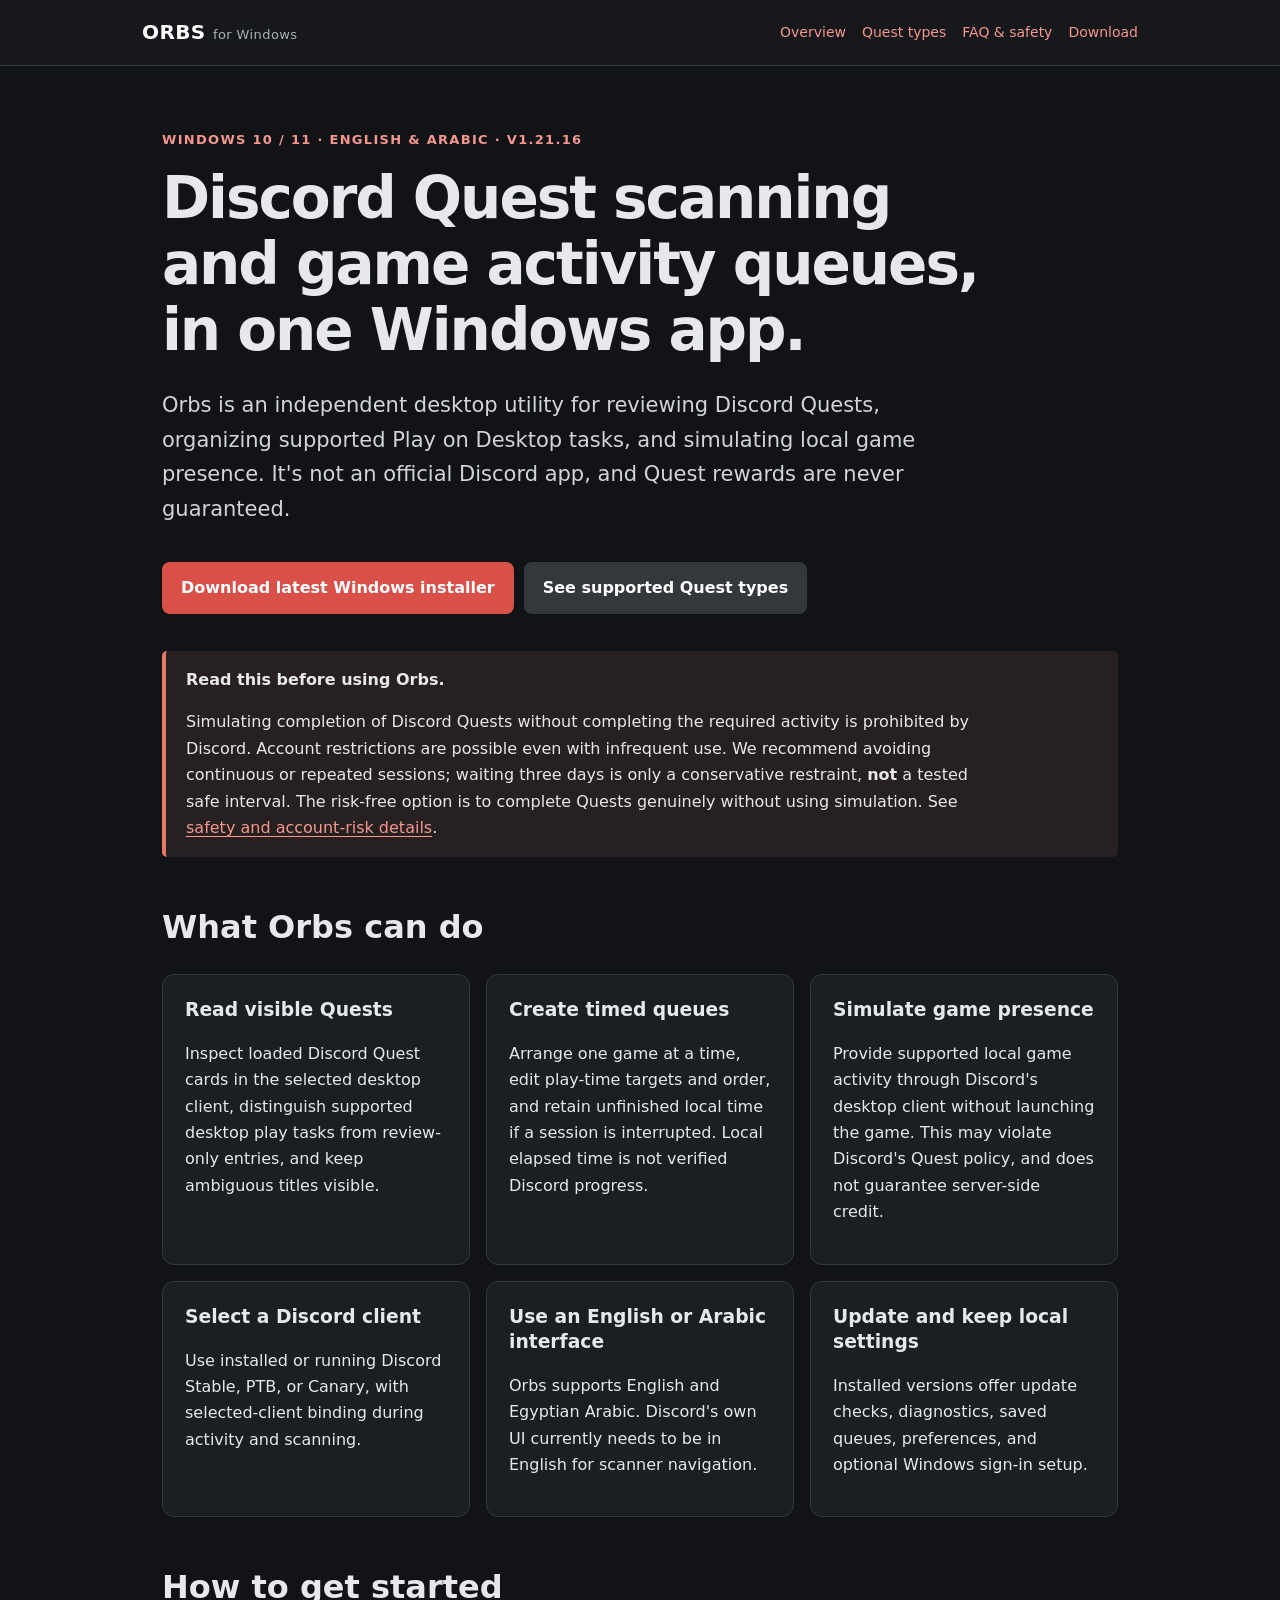
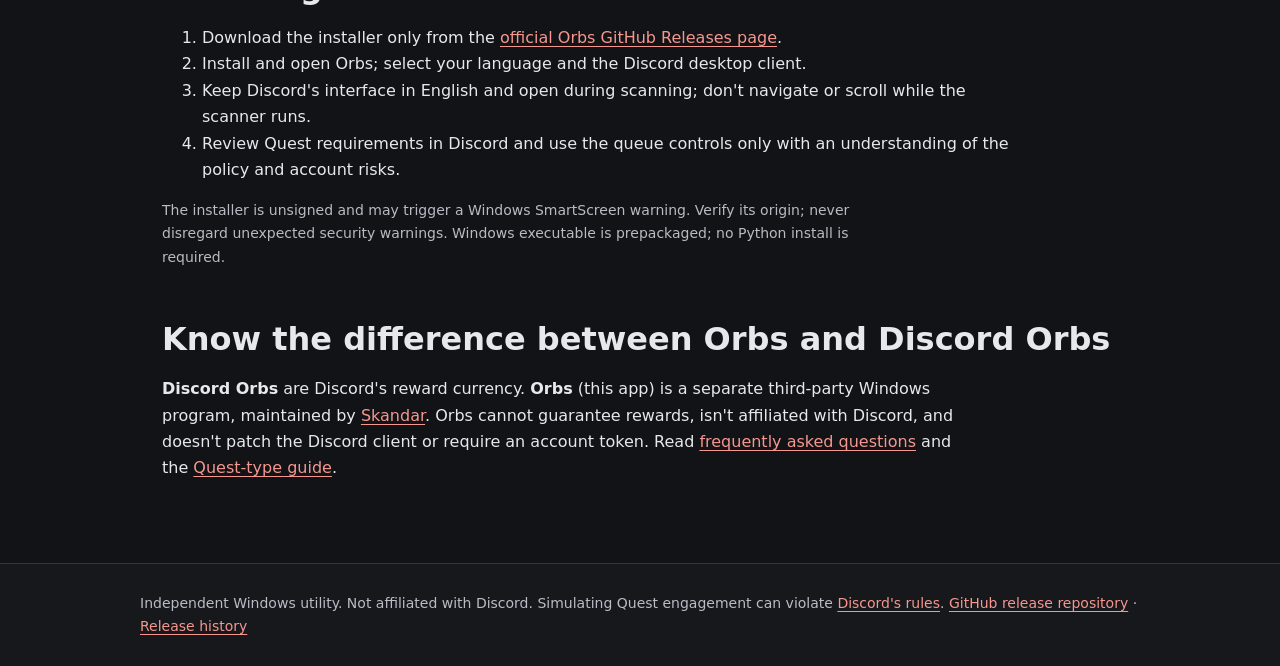
<file: docs/index.html>
<!doctype html>
<html lang="en"><head><meta charset="utf-8"><meta name="viewport" content="width=device-width, initial-scale=1">
<title>Orbs — Discord Quest Scanner & Game Activity Simulator for Windows</title>
<meta name="description" content="Discover the Orbs Windows desktop app: review Discord Quests, organize timed game queues and simulate supported game presence. Download, features and account-risk notes."><meta name="robots" content="index,follow,max-image-preview:large">
<link rel="canonical" href="https://jpeg111.github.io/orbs-release/"><meta property="og:type" content="website"><meta property="og:site_name" content="Orbs for Windows"><meta property="og:title" content="Orbs — Discord Quest Scanner & Game Activity Simulator for Windows"><meta property="og:description" content="Discover the Orbs Windows desktop app: review Discord Quests, organize timed game queues and simulate supported game presence. Download, features and account-risk notes."><meta property="og:url" content="https://jpeg111.github.io/orbs-release/"><meta name="twitter:card" content="summary">
<link rel="stylesheet" href="site.css"><script type="application/ld+json">{"@context":"https://schema.org","@type":"SoftwareApplication","@id":"https://jpeg111.github.io/orbs-release/#app","name":"Orbs","alternateName":"Orbs Discord Quest Scanner","description":"Independent Windows desktop tool for scanning visible Discord Quests, organizing supported desktop play tasks and simulating selected game activity. Discord Quest progress and account safety are not guaranteed.","applicationCategory":"UtilitiesApplication","operatingSystem":"Windows 10, Windows 11","softwareVersion":"1.21.16","url":"https://jpeg111.github.io/orbs-release/","downloadUrl":"https://github.com/JPEG111/orbs-release/releases/latest","softwareHelp":"https://jpeg111.github.io/orbs-release/faq.html","publisher":{"@type":"Person","name":"Skandar","url":"https://github.com/JPEG111"}}</script></head><body><header><nav aria-label="Main"><strong>ORBS <span class="muted" style="font-size:13px;font-weight:400">for Windows</span></strong><div class="links"><a href="./" aria-current="page">Overview</a><a href="discord-quests.html" >Quest types</a><a href="faq.html" >FAQ &amp; safety</a><a href="https://github.com/JPEG111/orbs-release/releases/latest">Download</a></div></nav></header><main>
<p class="eyebrow">Windows 10 / 11 · English &amp; Arabic · v1.21.16</p>
<h1>Discord Quest scanning and game activity queues, in one Windows app.</h1>
<p class="lead">Orbs is an independent desktop utility for reviewing Discord Quests, organizing supported Play on Desktop tasks, and simulating local game presence. It's not an official Discord app, and Quest rewards are never guaranteed.</p>
<a class="btn" href="https://github.com/JPEG111/orbs-release/releases/latest">Download latest Windows installer</a><a class="btn secondary" href="discord-quests.html">See supported Quest types</a>
<div class="alert" role="note"><strong>Read this before using Orbs.</strong><p>Simulating completion of Discord Quests without completing the required activity is prohibited by Discord. Account restrictions are possible even with infrequent use. We recommend avoiding continuous or repeated sessions; waiting three days is only a conservative restraint, <strong>not</strong> a tested safe interval. The risk-free option is to complete Quests genuinely without using simulation. See <a href="faq.html#safety">safety and account-risk details</a>.</p></div>
<h2>What Orbs can do</h2><div class="grid">
<article class="tile"><h3>Read visible Quests</h3><p>Inspect loaded Discord Quest cards in the selected desktop client, distinguish supported desktop play tasks from review-only entries, and keep ambiguous titles visible.</p></article>
<article class="tile"><h3>Create timed queues</h3><p>Arrange one game at a time, edit play-time targets and order, and retain unfinished local time if a session is interrupted. Local elapsed time is not verified Discord progress.</p></article>
<article class="tile"><h3>Simulate game presence</h3><p>Provide supported local game activity through Discord's desktop client without launching the game. This may violate Discord's Quest policy, and does not guarantee server-side credit.</p></article>
<article class="tile"><h3>Select a Discord client</h3><p>Use installed or running Discord Stable, PTB, or Canary, with selected-client binding during activity and scanning.</p></article>
<article class="tile"><h3>Use an English or Arabic interface</h3><p>Orbs supports English and Egyptian Arabic. Discord's own UI currently needs to be in English for scanner navigation.</p></article>
<article class="tile"><h3>Update and keep local settings</h3><p>Installed versions offer update checks, diagnostics, saved queues, preferences, and optional Windows sign-in setup.</p></article></div>
<h2>How to get started</h2><ol><li>Download the installer only from the <a href="https://github.com/JPEG111/orbs-release/releases/latest">official Orbs GitHub Releases page</a>.</li><li>Install and open Orbs; select your language and the Discord desktop client.</li><li>Keep Discord's interface in English and open during scanning; don't navigate or scroll while the scanner runs.</li><li>Review Quest requirements in Discord and use the queue controls only with an understanding of the policy and account risks.</li></ol>
<p class="fineprint">The installer is unsigned and may trigger a Windows SmartScreen warning. Verify its origin; never disregard unexpected security warnings. Windows executable is prepackaged; no Python install is required.</p>
<h2>Know the difference between Orbs and Discord Orbs</h2><p><strong>Discord Orbs</strong> are Discord's reward currency. <strong>Orbs</strong> (this app) is a separate third-party Windows program, maintained by <a href="https://github.com/JPEG111">Skandar</a>. Orbs cannot guarantee rewards, isn't affiliated with Discord, and doesn't patch the Discord client or require an account token. Read <a href="faq.html">frequently asked questions</a> and the <a href="discord-quests.html">Quest-type guide</a>.</p></main><footer>Independent Windows utility. Not affiliated with Discord. Simulating Quest engagement can violate <a href="https://discord.com/safety/platform-manipulation-policy-explainer">Discord's rules</a>. <a href="https://github.com/JPEG111/orbs-release">GitHub release repository</a> · <a href="https://github.com/JPEG111/orbs-release/releases">Release history</a></footer></body></html>
</file>
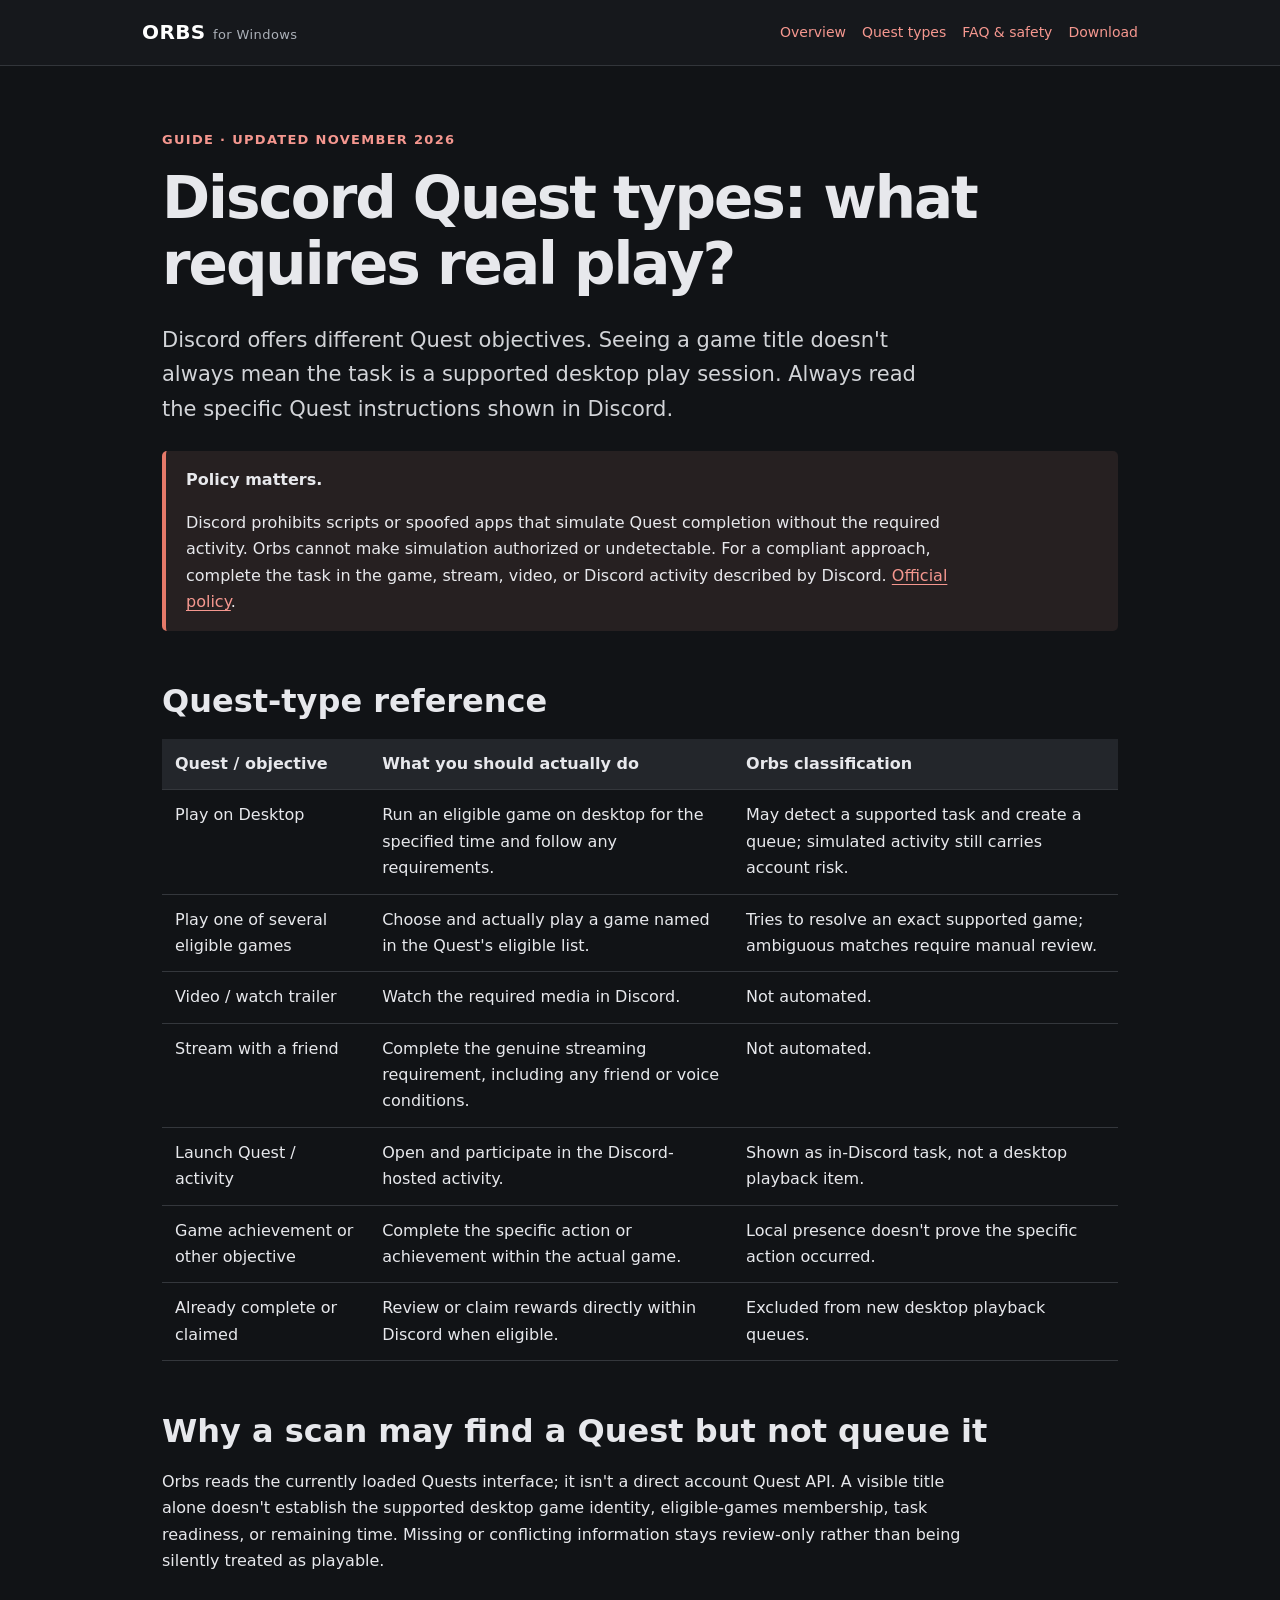
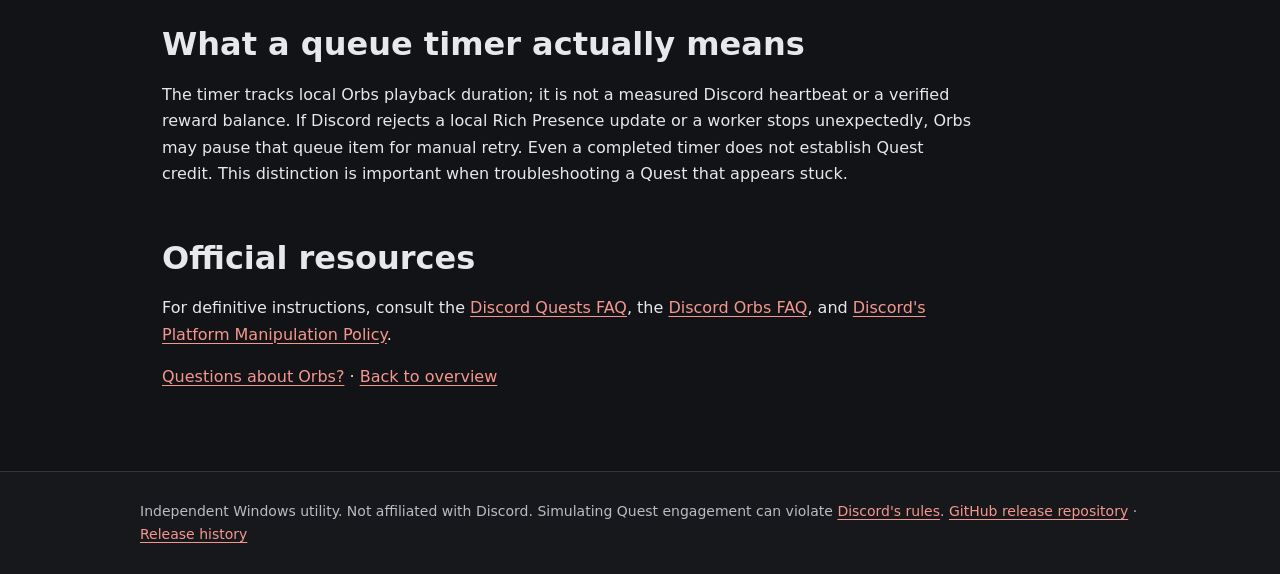
<file: docs/discord-quests.html>
<!doctype html>
<html lang="en"><head><meta charset="utf-8"><meta name="viewport" content="width=device-width, initial-scale=1">
<title>Discord Quest Types Explained — Play on Desktop, Video, Stream & Activities | Orbs</title>
<meta name="description" content="Learn which Discord Quests require desktop play, video watching, streaming or activities, and what the Orbs Windows scanner can and cannot handle."><meta name="robots" content="index,follow,max-image-preview:large">
<link rel="canonical" href="https://jpeg111.github.io/orbs-release/discord-quests.html"><meta property="og:type" content="website"><meta property="og:site_name" content="Orbs for Windows"><meta property="og:title" content="Discord Quest Types Explained — Play on Desktop, Video, Stream & Activities | Orbs"><meta property="og:description" content="Learn which Discord Quests require desktop play, video watching, streaming or activities, and what the Orbs Windows scanner can and cannot handle."><meta property="og:url" content="https://jpeg111.github.io/orbs-release/discord-quests.html"><meta name="twitter:card" content="summary">
<link rel="stylesheet" href="site.css"></head><body><header><nav aria-label="Main"><strong>ORBS <span class="muted" style="font-size:13px;font-weight:400">for Windows</span></strong><div class="links"><a href="./" >Overview</a><a href="discord-quests.html" aria-current="page">Quest types</a><a href="faq.html" >FAQ &amp; safety</a><a href="https://github.com/JPEG111/orbs-release/releases/latest">Download</a></div></nav></header><main>
<p class="eyebrow">Guide · Updated November 2026</p><h1>Discord Quest types: what requires real play?</h1>
<p class="lead">Discord offers different Quest objectives. Seeing a game title doesn't always mean the task is a supported desktop play session. Always read the specific Quest instructions shown in Discord.</p>
<div class="alert"><strong>Policy matters.</strong><p>Discord prohibits scripts or spoofed apps that simulate Quest completion without the required activity. Orbs cannot make simulation authorized or undetectable. For a compliant approach, complete the task in the game, stream, video, or Discord activity described by Discord. <a href="https://discord.com/safety/platform-manipulation-policy-explainer">Official policy</a>.</p></div>
<h2>Quest-type reference</h2><div class="tbl"><table><thead><tr><th>Quest / objective</th><th>What you should actually do</th><th>Orbs classification</th></tr></thead><tbody>
<tr><td>Play on Desktop</td><td>Run an eligible game on desktop for the specified time and follow any requirements.</td><td>May detect a supported task and create a queue; simulated activity still carries account risk.</td></tr>
<tr><td>Play one of several eligible games</td><td>Choose and actually play a game named in the Quest's eligible list.</td><td>Tries to resolve an exact supported game; ambiguous matches require manual review.</td></tr>
<tr><td>Video / watch trailer</td><td>Watch the required media in Discord.</td><td>Not automated.</td></tr>
<tr><td>Stream with a friend</td><td>Complete the genuine streaming requirement, including any friend or voice conditions.</td><td>Not automated.</td></tr>
<tr><td>Launch Quest / activity</td><td>Open and participate in the Discord-hosted activity.</td><td>Shown as in-Discord task, not a desktop playback item.</td></tr>
<tr><td>Game achievement or other objective</td><td>Complete the specific action or achievement within the actual game.</td><td>Local presence doesn't prove the specific action occurred.</td></tr>
<tr><td>Already complete or claimed</td><td>Review or claim rewards directly within Discord when eligible.</td><td>Excluded from new desktop playback queues.</td></tr>
</tbody></table></div>
<h2>Why a scan may find a Quest but not queue it</h2><p>Orbs reads the currently loaded Quests interface; it isn't a direct account Quest API. A visible title alone doesn't establish the supported desktop game identity, eligible-games membership, task readiness, or remaining time. Missing or conflicting information stays review-only rather than being silently treated as playable.</p>
<h2>What a queue timer actually means</h2><p>The timer tracks local Orbs playback duration; it is not a measured Discord heartbeat or a verified reward balance. If Discord rejects a local Rich Presence update or a worker stops unexpectedly, Orbs may pause that queue item for manual retry. Even a completed timer does not establish Quest credit. This distinction is important when troubleshooting a Quest that appears stuck.</p>
<h2>Official resources</h2><p>For definitive instructions, consult the <a href="https://support.discord.com/hc/en-us/articles/22225719947543-Discord-Quests-FAQ">Discord Quests FAQ</a>, the <a href="https://support.discord.com/hc/en-us/articles/30593690165783-Discord-Orbs-FAQ">Discord Orbs FAQ</a>, and <a href="https://discord.com/safety/platform-manipulation-policy-explainer">Discord's Platform Manipulation Policy</a>.</p>
<p><a href="faq.html">Questions about Orbs?</a> · <a href="./">Back to overview</a></p></main><footer>Independent Windows utility. Not affiliated with Discord. Simulating Quest engagement can violate <a href="https://discord.com/safety/platform-manipulation-policy-explainer">Discord's rules</a>. <a href="https://github.com/JPEG111/orbs-release">GitHub release repository</a> · <a href="https://github.com/JPEG111/orbs-release/releases">Release history</a></footer></body></html>
</file>
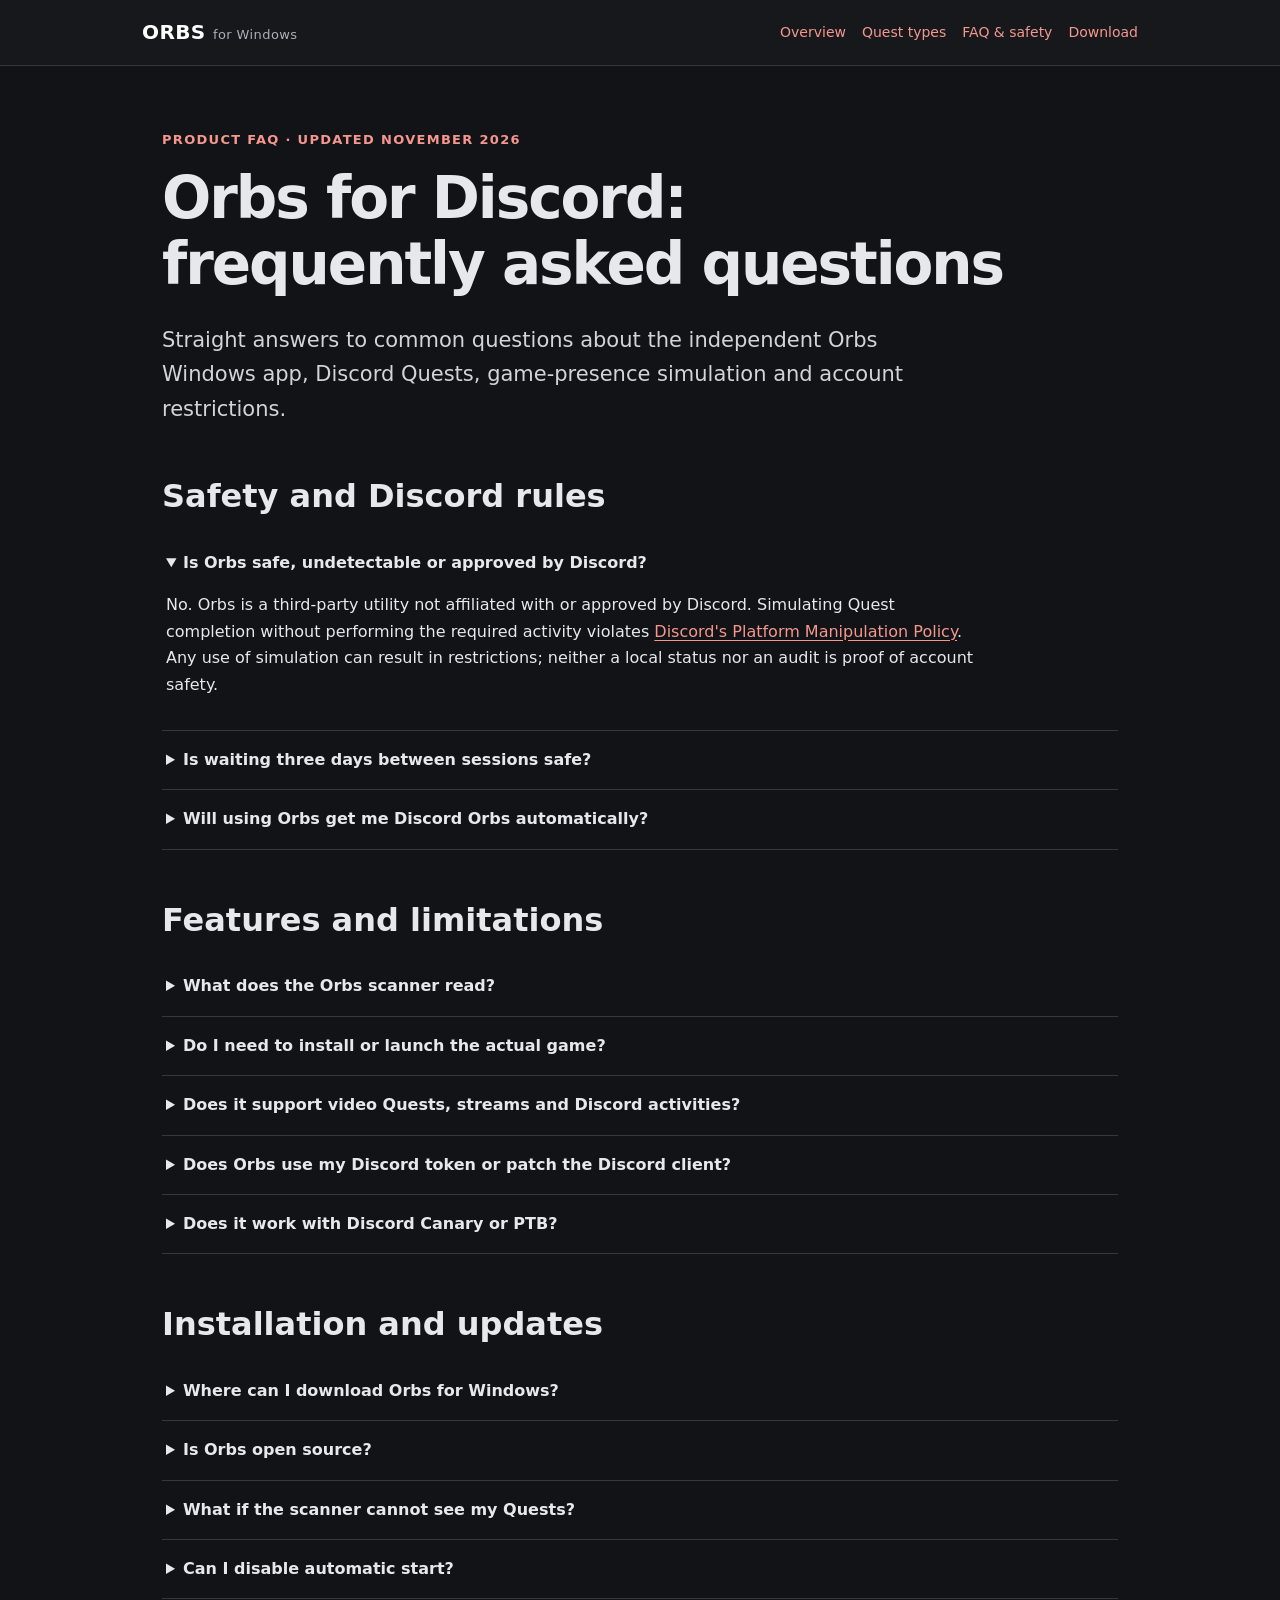
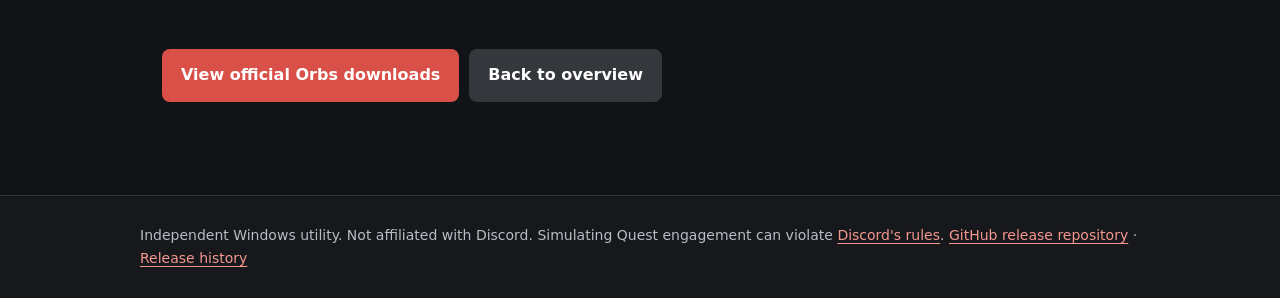
<file: docs/faq.html>
<!doctype html>
<html lang="en"><head><meta charset="utf-8"><meta name="viewport" content="width=device-width, initial-scale=1">
<title>Orbs Discord Quest Tool FAQ — Safety, Windows Download & Supported Games</title>
<meta name="description" content="Frequently asked questions about the Orbs Discord Quest scanner for Windows, account risks, Rich Presence simulation, supported Quest types, installation and updates."><meta name="robots" content="index,follow,max-image-preview:large">
<link rel="canonical" href="https://jpeg111.github.io/orbs-release/faq.html"><meta property="og:type" content="website"><meta property="og:site_name" content="Orbs for Windows"><meta property="og:title" content="Orbs Discord Quest Tool FAQ — Safety, Windows Download & Supported Games"><meta property="og:description" content="Frequently asked questions about the Orbs Discord Quest scanner for Windows, account risks, Rich Presence simulation, supported Quest types, installation and updates."><meta property="og:url" content="https://jpeg111.github.io/orbs-release/faq.html"><meta name="twitter:card" content="summary">
<link rel="stylesheet" href="site.css"></head><body><header><nav aria-label="Main"><strong>ORBS <span class="muted" style="font-size:13px;font-weight:400">for Windows</span></strong><div class="links"><a href="./" >Overview</a><a href="discord-quests.html" >Quest types</a><a href="faq.html" aria-current="page">FAQ &amp; safety</a><a href="https://github.com/JPEG111/orbs-release/releases/latest">Download</a></div></nav></header><main>
<p class="eyebrow">Product FAQ · Updated November 2026</p><h1>Orbs for Discord: frequently asked questions</h1>
<p class="lead">Straight answers to common questions about the independent Orbs Windows app, Discord Quests, game-presence simulation and account restrictions.</p>
<h2 id="safety">Safety and Discord rules</h2>
<details open><summary>Is Orbs safe, undetectable or approved by Discord?</summary><p>No. Orbs is a third-party utility not affiliated with or approved by Discord. Simulating Quest completion without performing the required activity violates <a href="https://discord.com/safety/platform-manipulation-policy-explainer">Discord's Platform Manipulation Policy</a>. Any use of simulation can result in restrictions; neither a local status nor an audit is proof of account safety.</p></details>
<details><summary>Is waiting three days between sessions safe?</summary><p>There is no verified safe frequency. The project's recommendation not to run continuously and to leave at least three days between optional sessions is only a conservative restraint; it cannot prevent detection or penalties. The safe way to avoid simulation-related account risk is to complete Quests genuinely.</p></details>
<details><summary>Will using Orbs get me Discord Orbs automatically?</summary><p>No guarantee. Discord Orbs are Discord's own reward currency, distinct from the Orbs app. Discord alone decides eligibility, actual Quest progress and rewards. Orbs' local simulated activity, timer and estimated statistics do not establish server-side credit.</p></details>
<h2>Features and limitations</h2>
<details><summary>What does the Orbs scanner read?</summary><p>It navigates the chosen desktop Discord client's visible Quests interface through Windows accessibility and reads loaded Quest cards. Unsupported, ambiguous, interactive and completed entries can be excluded from the playable desktop queue.</p></details>
<details><summary>Do I need to install or launch the actual game?</summary><p>Orbs' optional simulator aims to present local supported game presence without launching the game. This is distinct from actually playing and can violate Discord policy. For Quest compliance, launch the eligible real game and perform the activity required by the Quest.</p></details>
<details><summary>Does it support video Quests, streams and Discord activities?</summary><p>No. Videos, streams and in-Discord activities are not automatically completed. Some Quest objectives require specific genuine game or account actions. See the <a href="discord-quests.html">Quest type guide</a>.</p></details>
<details><summary>Does Orbs use my Discord token or patch the Discord client?</summary><p>The desktop app doesn't require an account token and doesn't patch Discord itself. Its local presence mechanism doesn't make simulated Quest engagement authorized by Discord.</p></details>
<details><summary>Does it work with Discord Canary or PTB?</summary><p>It can select installed or running Discord Stable, PTB or Canary. Supported UI layouts and Quest detection can change with client updates.</p></details>
<h2>Installation and updates</h2>
<details><summary>Where can I download Orbs for Windows?</summary><p>Get the installer from <a href="https://github.com/JPEG111/orbs-release/releases/latest">JPEG111/orbs-release on GitHub</a>, the project's designated public download page. The released Windows app doesn't require Python. The installer is unsigned, so assess any SmartScreen warning carefully.</p></details>
<details><summary>Is Orbs open source?</summary><p>No open-source claim is made. The public GitHub repository provides download information and documentation; the full source code is kept privately by the maintainer.</p></details>
<details><summary>What if the scanner cannot see my Quests?</summary><p>Keep the chosen Discord desktop client running, set its UI language to English, and avoid navigating or scrolling during the scan. Discord changes can still break compatibility. Review diagnostics through Orbs Settings and confirm Quest progress in Discord itself.</p></details>
<details><summary>Can I disable automatic start?</summary><p>Yes. Automatic mode is opt-in and may run a fresh scan at Windows sign-in if enabled. Disable it in Settings if you don't want repeated automated activity. One-click scan and start can also be disabled for scan-only control.</p></details>
<p style="margin-top:36px"><a class="btn" href="https://github.com/JPEG111/orbs-release/releases/latest">View official Orbs downloads</a><a class="btn secondary" href="./">Back to overview</a></p></main><footer>Independent Windows utility. Not affiliated with Discord. Simulating Quest engagement can violate <a href="https://discord.com/safety/platform-manipulation-policy-explainer">Discord's rules</a>. <a href="https://github.com/JPEG111/orbs-release">GitHub release repository</a> · <a href="https://github.com/JPEG111/orbs-release/releases">Release history</a></footer></body></html>
</file>
<file: docs/site.css>
:root{color-scheme:dark;font-family:system-ui,-apple-system,"Segoe UI",sans-serif;background:#111316;color:#e7e8ec;line-height:1.65}*{box-sizing:border-box}body{margin:0}a{color:#f5978f;text-underline-offset:3px}a:hover{color:#ffbbb5}header{border-bottom:1px solid #32353a;background:#16181c}nav{max-width:1040px;margin:auto;padding:16px 22px;display:flex;align-items:center;justify-content:space-between;gap:18px;flex-wrap:wrap}nav strong{font-size:20px;letter-spacing:.02em;color:#fff}nav .links{display:flex;gap:16px;flex-wrap:wrap}nav a{font-size:14px;text-decoration:none}main{max-width:1000px;padding:50px 22px 65px;margin:auto}.eyebrow{color:#f5978f;font-weight:700;font-size:13px;letter-spacing:.1em;text-transform:uppercase}h1{max-width:860px;line-height:1.13;font-size:clamp(34px,6vw,58px);letter-spacing:-.035em;margin:16px 0 25px}h2{font-size:clamp(25px,3vw,32px);line-height:1.3;margin:50px 0 16px}h3{line-height:1.35}p,li{max-width:80ch}p.lead{font-size:21px;color:#d2d4d8;max-width:780px}small,.muted{color:#abb0b8}.btn{display:inline-block;background:#d95049;color:#fff;font-weight:700;text-decoration:none;border-radius:8px;padding:13px 19px;margin:14px 10px 12px 0}.btn:hover{background:#bc3f3b;color:white}.btn.secondary{background:#34373c}.grid{display:grid;grid-template-columns:repeat(auto-fit,minmax(245px,1fr));gap:16px;margin:25px 0}.tile{background:#1b1e22;border:1px solid #34373c;padding:22px;border-radius:12px}.tile h3{margin-top:0}.alert{border-left:4px solid #e57969;background:#262021;padding:16px 20px;border-radius:5px;margin:25px 0}.alert p:last-child{margin-bottom:0}.fineprint{font-size:14px;color:#b8bbc3}.tbl{overflow:auto}table{width:100%;border-collapse:collapse}td,th{padding:12px 13px;vertical-align:top;text-align:left;border-bottom:1px solid #34373c}th{background:#23262b}details{padding:16px 4px;border-bottom:1px solid #35383e}summary{cursor:pointer;font-weight:650}footer{border-top:1px solid #32353a;background:#16181c;padding:28px max(22px,calc((100vw - 1000px)/2));font-size:14px;color:#b9bcc4}@media(max-width:600px){main{padding-top:34px}nav{align-items:flex-start}.btn{display:block;text-align:center}}
</file>
